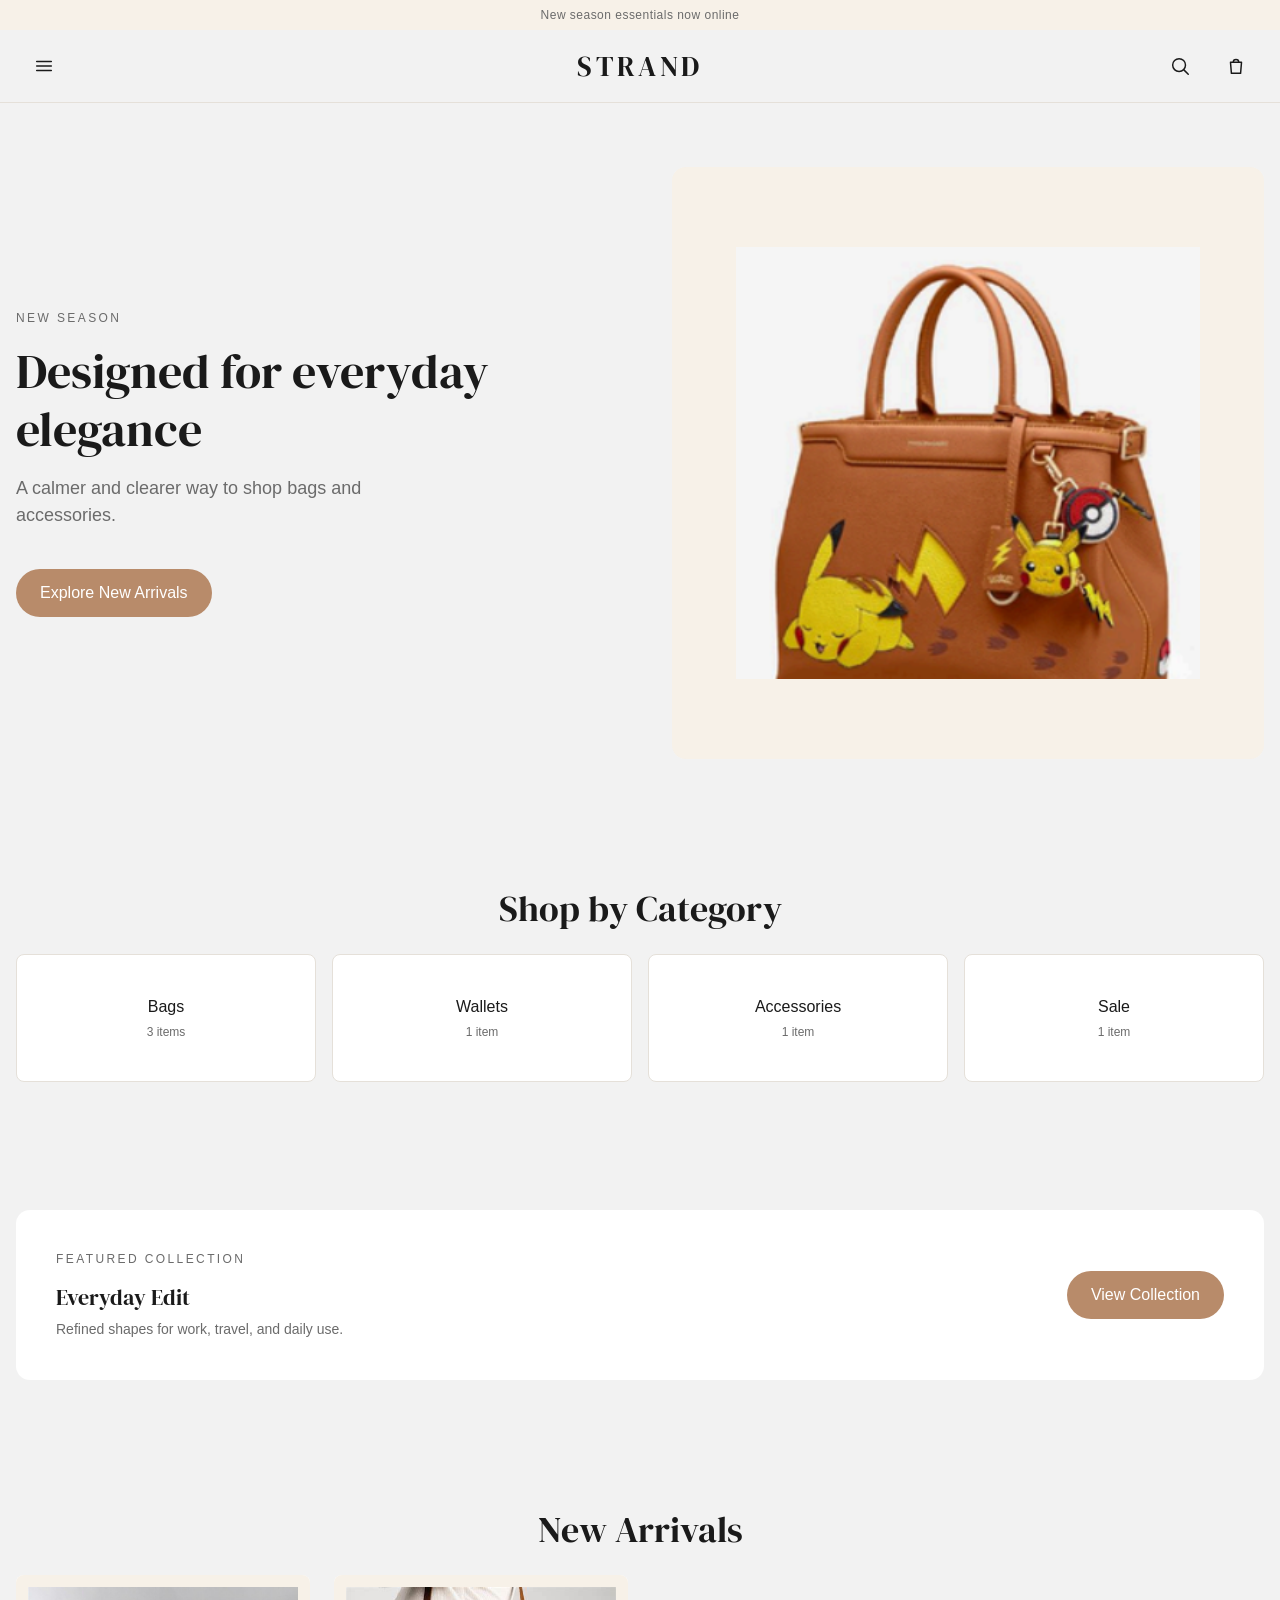
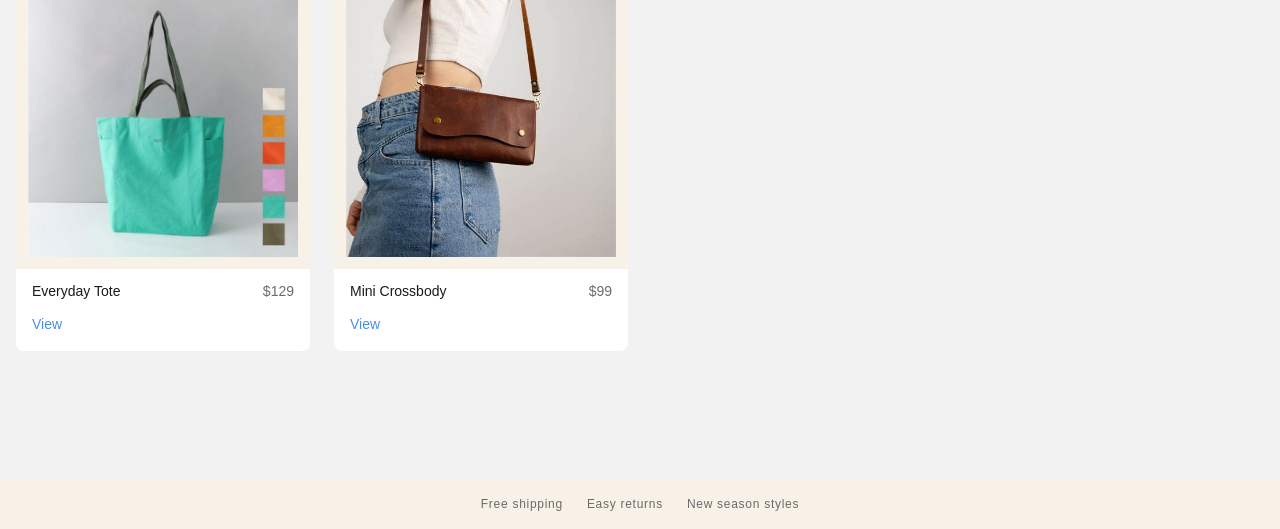
<file: index.html>
<!doctype html>
<html lang="en">
<head>
  <meta charset="utf-8">
  <meta name="viewport" content="width=device-width, initial-scale=1">
  <title>STRAND — Designed for everyday elegance</title>
  <meta name="description" content="A calmer and clearer way to shop bags and accessories.">

  <link rel="preconnect" href="https://fonts.googleapis.com">
  <link rel="preconnect" href="https://fonts.gstatic.com" crossorigin>
  <link rel="stylesheet" media="print" onload="this.media='all'"
        href="https://fonts.googleapis.com/css2?family=DM+Serif+Display&display=swap">
  <noscript>
    <link rel="stylesheet"
          href="https://fonts.googleapis.com/css2?family=DM+Serif+Display&display=swap">
  </noscript>

  <link rel="icon" href="assets/img/favicon.svg" type="image/svg+xml">
  <link rel="stylesheet" href="assets/css/tokens.css">
  <link rel="stylesheet" href="assets/css/base.css">
  <link rel="stylesheet" href="assets/css/components.css">
  <link rel="stylesheet" href="assets/css/pages.css">
</head>
<body>
  <div data-slot="header"></div>

  <main>
    <section class="container home-hero">
      <div class="home-hero__copy">
        <div class="home-hero__eyebrow">NEW SEASON</div>
        <h1 class="home-hero__title">Designed for everyday elegance</h1>
        <p class="home-hero__sub">
          A calmer and clearer way to shop bags and accessories.
        </p>
        <a class="btn btn--primary btn--pill" href="search.html">Explore New Arrivals</a>
      </div>
      <div class="home-hero__media">
        <img src="assets/img/pokemon-tote-hero.png" alt="Featured limited edition tote">
      </div>
    </section>

    <section class="container section">
      <h2 class="section__title">Shop by Category</h2>
      <div class="category-grid" data-slot="categories"></div>
    </section>

    <section class="container section">
      <div class="featured-edit">
        <div>
          <div class="home-hero__eyebrow">FEATURED COLLECTION</div>
          <h3 class="featured-edit__title">Everyday Edit</h3>
          <p class="featured-edit__sub">
            Refined shapes for work, travel, and daily use.
          </p>
        </div>
        <a class="btn btn--primary btn--pill" href="search.html?cat=bags">View Collection</a>
      </div>
    </section>

    <section class="container section">
      <h2 class="section__title">New Arrivals</h2>
      <div class="product-grid" data-slot="new-arrivals"></div>
    </section>
  </main>

  <div data-slot="footer"></div>

  <script src="assets/js/data.js"></script>
  <script src="assets/js/cart.js"></script>
  <script src="assets/js/app.js"></script>
  <script src="assets/js/home.js"></script>
</body>
</html>
</file>
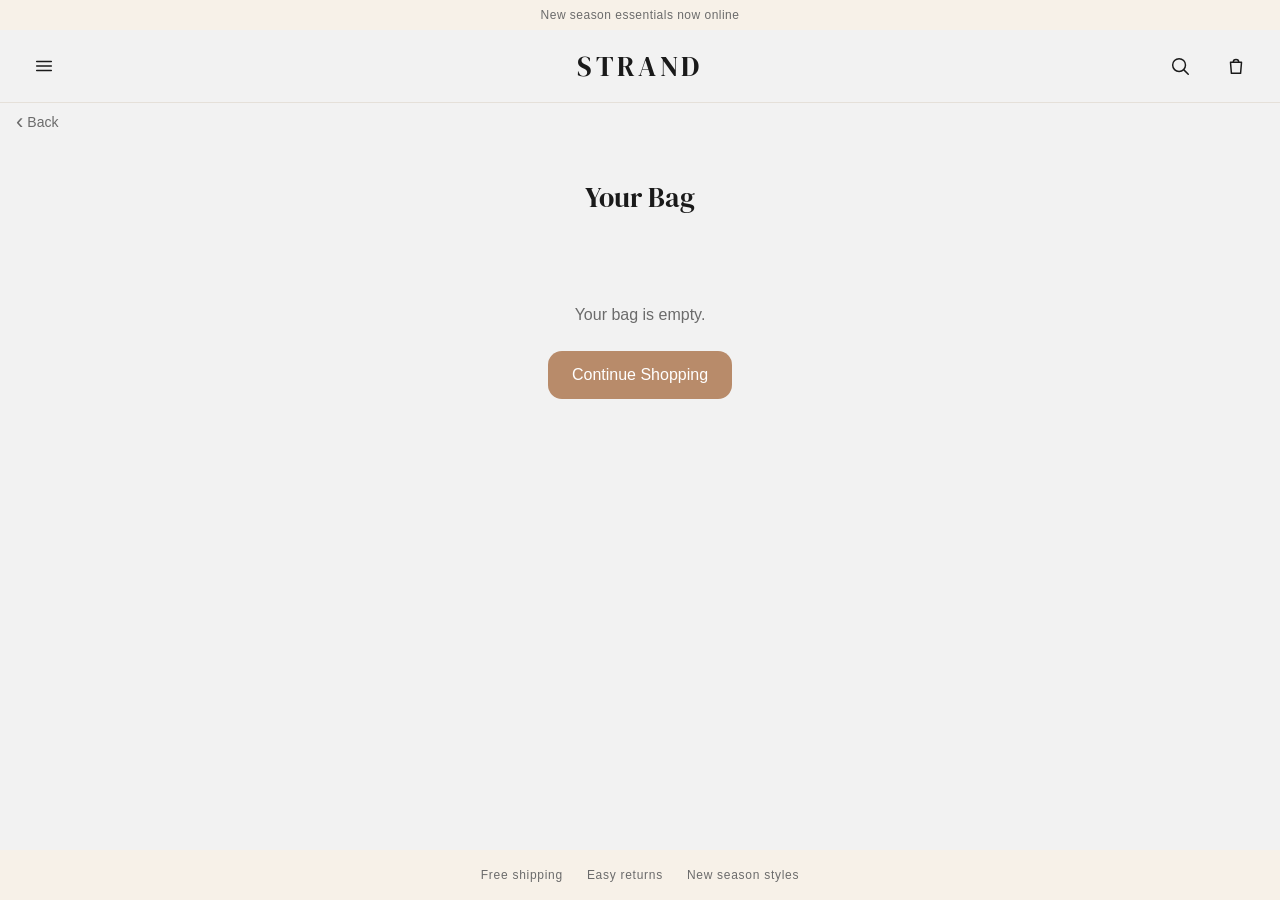
<file: cart.html>
<!doctype html>
<html lang="en">
<head>
  <meta charset="utf-8">
  <meta name="viewport" content="width=device-width, initial-scale=1">
  <title>Your Bag — STRAND</title>
  <link rel="preconnect" href="https://fonts.googleapis.com">
  <link rel="preconnect" href="https://fonts.gstatic.com" crossorigin>
  <link rel="stylesheet" media="print" onload="this.media='all'"
        href="https://fonts.googleapis.com/css2?family=DM+Serif+Display&display=swap">
  <noscript>
    <link rel="stylesheet"
          href="https://fonts.googleapis.com/css2?family=DM+Serif+Display&display=swap">
  </noscript>
  <link rel="icon" href="assets/img/favicon.svg" type="image/svg+xml">
  <link rel="stylesheet" href="assets/css/tokens.css">
  <link rel="stylesheet" href="assets/css/base.css">
  <link rel="stylesheet" href="assets/css/components.css">
  <link rel="stylesheet" href="assets/css/pages.css">
</head>
<body>
  <div data-slot="header"></div>

  <main class="container">
    <a class="back-link" href="search.html">Back</a>
    <section class="cart-page">
      <h1 class="cart-page__title">Your Bag</h1>
      <div data-slot="cart"></div>
    </section>
  </main>

  <div data-slot="footer"></div>

  <script src="assets/js/data.js"></script>
  <script src="assets/js/cart.js"></script>
  <script src="assets/js/app.js"></script>
  <script src="assets/js/cart-page.js"></script>
</body>
</html>
</file>
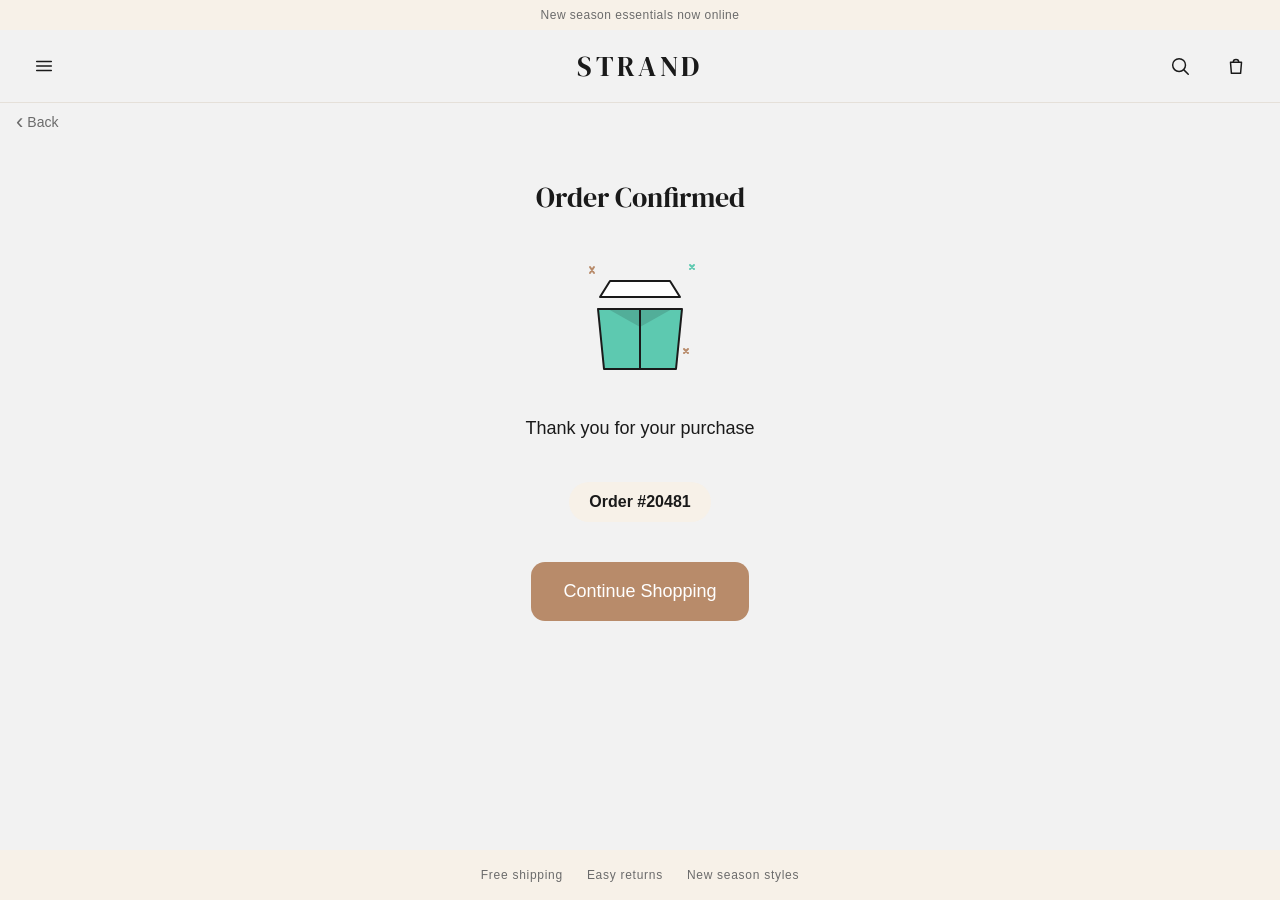
<file: confirm.html>
<!doctype html>
<html lang="en">
<head>
  <meta charset="utf-8">
  <meta name="viewport" content="width=device-width, initial-scale=1">
  <title>Order Confirmed — STRAND</title>
  <link rel="preconnect" href="https://fonts.googleapis.com">
  <link rel="preconnect" href="https://fonts.gstatic.com" crossorigin>
  <link rel="stylesheet" media="print" onload="this.media='all'"
        href="https://fonts.googleapis.com/css2?family=DM+Serif+Display&display=swap">
  <noscript>
    <link rel="stylesheet"
          href="https://fonts.googleapis.com/css2?family=DM+Serif+Display&display=swap">
  </noscript>
  <link rel="icon" href="assets/img/favicon.svg" type="image/svg+xml">
  <link rel="stylesheet" href="assets/css/tokens.css">
  <link rel="stylesheet" href="assets/css/base.css">
  <link rel="stylesheet" href="assets/css/components.css">
  <link rel="stylesheet" href="assets/css/pages.css">
</head>
<body>
  <div data-slot="header"></div>

  <main class="container">
    <a class="back-link" href="index.html">Back</a>
    <section class="confirm-page">
      <h1 class="confirm-page__title">Order Confirmed</h1>

      <div class="confirm-illustration" aria-hidden="true">
        <!-- Inline SVG: open gift box matching A2 mock -->
        <svg viewBox="0 0 160 160" fill="none" stroke="#1A1A1A" stroke-width="2" stroke-linejoin="round" stroke-linecap="round" width="160" height="160">
          <!-- Sparkle accents -->
          <path d="M30 28 L34 34 M34 28 L30 34" stroke="#B88B6A"/>
          <path d="M130 26 L134 30 M134 26 L130 30" stroke="#5DC9B0"/>
          <path d="M124 110 L128 114 M128 110 L124 114" stroke="#B88B6A"/>
          <!-- Lid (open, tilted) -->
          <polygon points="40,58 120,58 110,42 50,42" fill="#FFFFFF"/>
          <!-- Box body -->
          <polygon points="38,70 122,70 116,130 44,130" fill="#5DC9B0"/>
          <!-- Inner shadow -->
          <polygon points="48,70 112,70 80,88" fill="#1A1A1A" fill-opacity="0.15" stroke="none"/>
          <!-- Ribbon vertical -->
          <line x1="80" y1="70" x2="80" y2="130" stroke="#1A1A1A"/>
        </svg>
      </div>

      <p class="confirm-page__thanks">Thank you for your purchase</p>
      <div class="confirm-page__order" data-slot="order-no">Order #20481</div>
      <div>
        <a class="btn btn--primary btn--lg" href="index.html">Continue Shopping</a>
      </div>
    </section>
  </main>

  <div data-slot="footer"></div>

  <script src="assets/js/data.js"></script>
  <script src="assets/js/cart.js"></script>
  <script src="assets/js/app.js"></script>
  <script src="assets/js/confirm.js"></script>
</body>
</html>
</file>
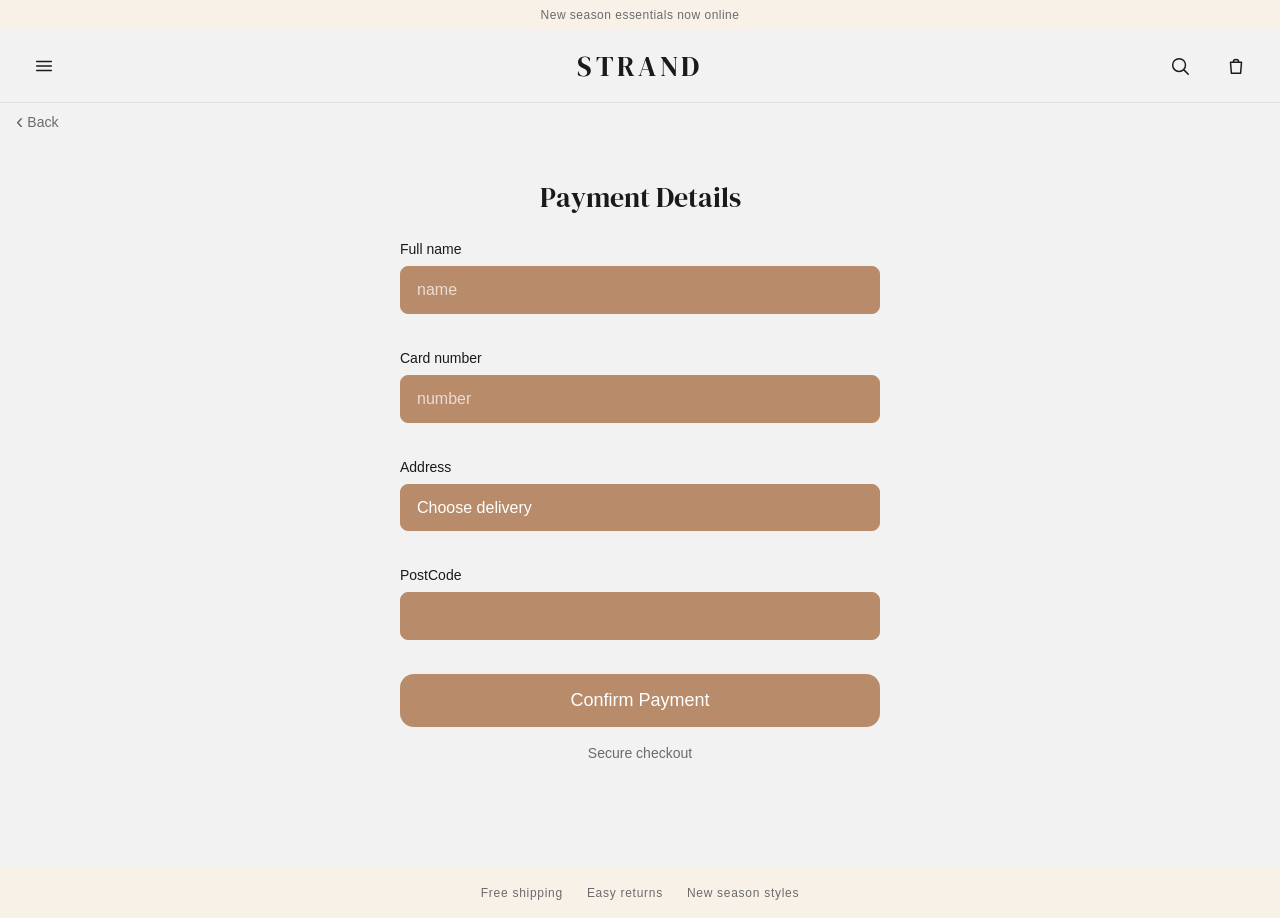
<file: payment.html>
<!doctype html>
<html lang="en">
<head>
  <meta charset="utf-8">
  <meta name="viewport" content="width=device-width, initial-scale=1">
  <title>Payment Details — STRAND</title>
  <link rel="preconnect" href="https://fonts.googleapis.com">
  <link rel="preconnect" href="https://fonts.gstatic.com" crossorigin>
  <link rel="stylesheet" media="print" onload="this.media='all'"
        href="https://fonts.googleapis.com/css2?family=DM+Serif+Display&display=swap">
  <noscript>
    <link rel="stylesheet"
          href="https://fonts.googleapis.com/css2?family=DM+Serif+Display&display=swap">
  </noscript>
  <link rel="icon" href="assets/img/favicon.svg" type="image/svg+xml">
  <link rel="stylesheet" href="assets/css/tokens.css">
  <link rel="stylesheet" href="assets/css/base.css">
  <link rel="stylesheet" href="assets/css/components.css">
  <link rel="stylesheet" href="assets/css/pages.css">
</head>
<body>
  <div data-slot="header"></div>

  <main class="container">
    <a class="back-link" href="cart.html">Back</a>
    <section class="payment-page">
      <h1 class="payment-page__title">Payment Details</h1>
      <form data-slot="payment-form" novalidate>
        <div class="field">
          <label class="field__label" for="fullName">Full name</label>
          <input class="field__input" id="fullName" name="fullName"
                 type="text" placeholder="name" autocomplete="name">
          <span class="field__error" aria-live="polite"></span>
        </div>

        <div class="field">
          <label class="field__label" for="cardNumber">Card number</label>
          <input class="field__input" id="cardNumber" name="cardNumber"
                 type="text" inputmode="numeric" placeholder="number"
                 autocomplete="cc-number">
          <span class="field__error" aria-live="polite"></span>
        </div>

        <div class="field">
          <label class="field__label" for="address">Address</label>
          <select class="field__select" id="address" name="address" autocomplete="shipping">
            <option value="" disabled selected>Choose delivery</option>
            <option value="Jne Express">Jne Express</option>
            <option value="Standard Post">Standard Post (3–5 days)</option>
            <option value="Express Post">Express Post (1–2 days)</option>
            <option value="Click &amp; Collect">Click &amp; Collect</option>
          </select>
          <span class="field__error" aria-live="polite"></span>
        </div>

        <div class="field">
          <label class="field__label" for="postCode">PostCode</label>
          <input class="field__input" id="postCode" name="postCode"
                 type="text" inputmode="numeric" maxlength="4"
                 autocomplete="postal-code">
          <span class="field__error" aria-live="polite"></span>
        </div>

        <button class="btn btn--primary btn--block btn--lg" type="submit">
          Confirm Payment
        </button>
        <p class="payment-page__secure">Secure checkout</p>
      </form>
    </section>
  </main>

  <div data-slot="footer"></div>

  <script src="assets/js/data.js"></script>
  <script src="assets/js/cart.js"></script>
  <script src="assets/js/app.js"></script>
  <script src="assets/js/payment.js"></script>
</body>
</html>
</file>
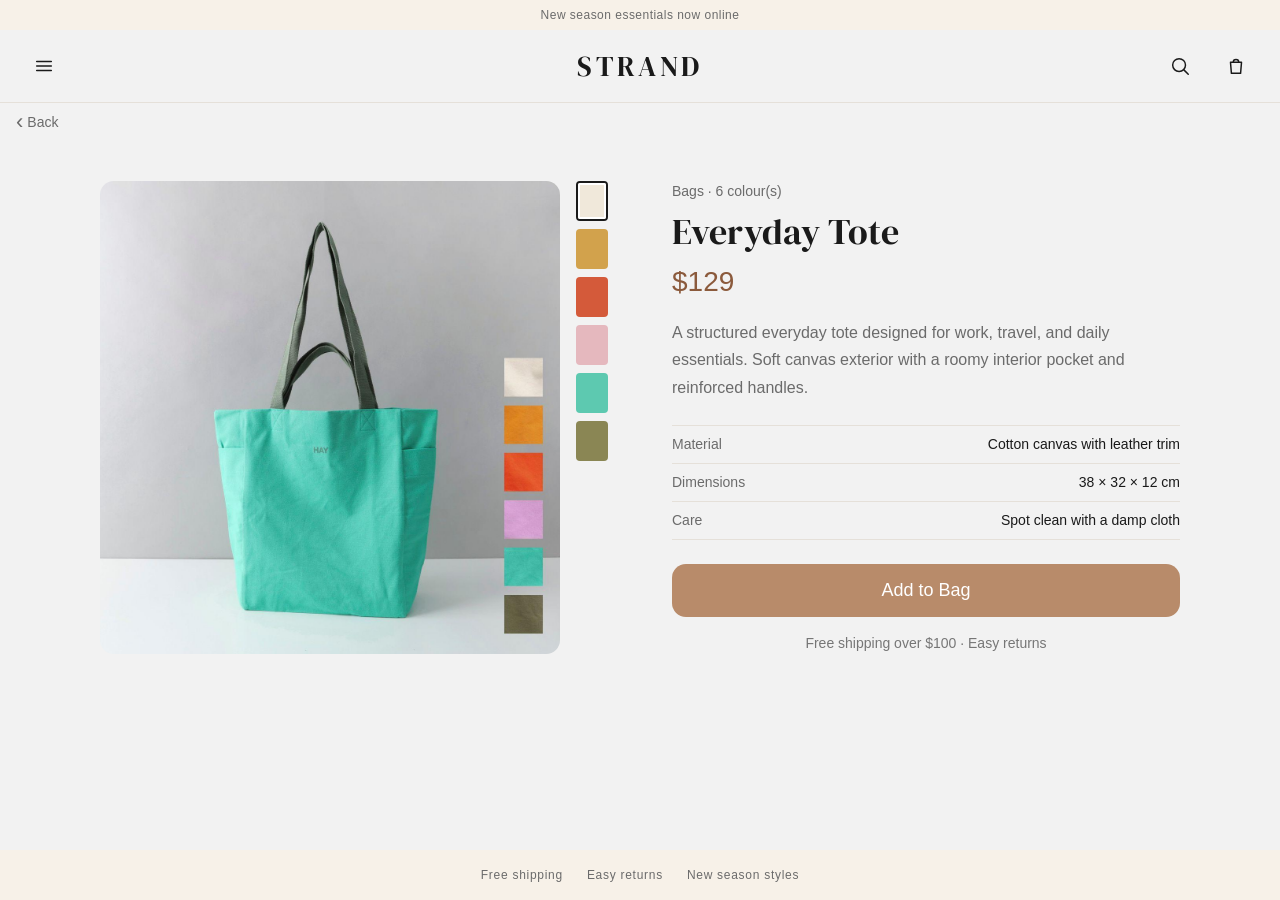
<file: product.html>
<!doctype html>
<html lang="en">
<head>
  <meta charset="utf-8">
  <meta name="viewport" content="width=device-width, initial-scale=1">
  <title>Product Details — STRAND</title>
  <link rel="preconnect" href="https://fonts.googleapis.com">
  <link rel="preconnect" href="https://fonts.gstatic.com" crossorigin>
  <link rel="stylesheet" media="print" onload="this.media='all'"
        href="https://fonts.googleapis.com/css2?family=DM+Serif+Display&display=swap">
  <noscript>
    <link rel="stylesheet"
          href="https://fonts.googleapis.com/css2?family=DM+Serif+Display&display=swap">
  </noscript>
  <link rel="icon" href="assets/img/favicon.svg" type="image/svg+xml">
  <link rel="stylesheet" href="assets/css/tokens.css">
  <link rel="stylesheet" href="assets/css/base.css">
  <link rel="stylesheet" href="assets/css/components.css">
  <link rel="stylesheet" href="assets/css/pages.css">
</head>
<body>
  <div data-slot="header"></div>

  <main class="container">
    <a class="back-link" href="search.html">Back</a>
    <section class="product-page" data-slot="product"></section>
  </main>

  <div data-slot="footer"></div>

  <script src="assets/js/data.js"></script>
  <script src="assets/js/cart.js"></script>
  <script src="assets/js/app.js"></script>
  <script src="assets/js/product.js"></script>
</body>
</html>
</file>
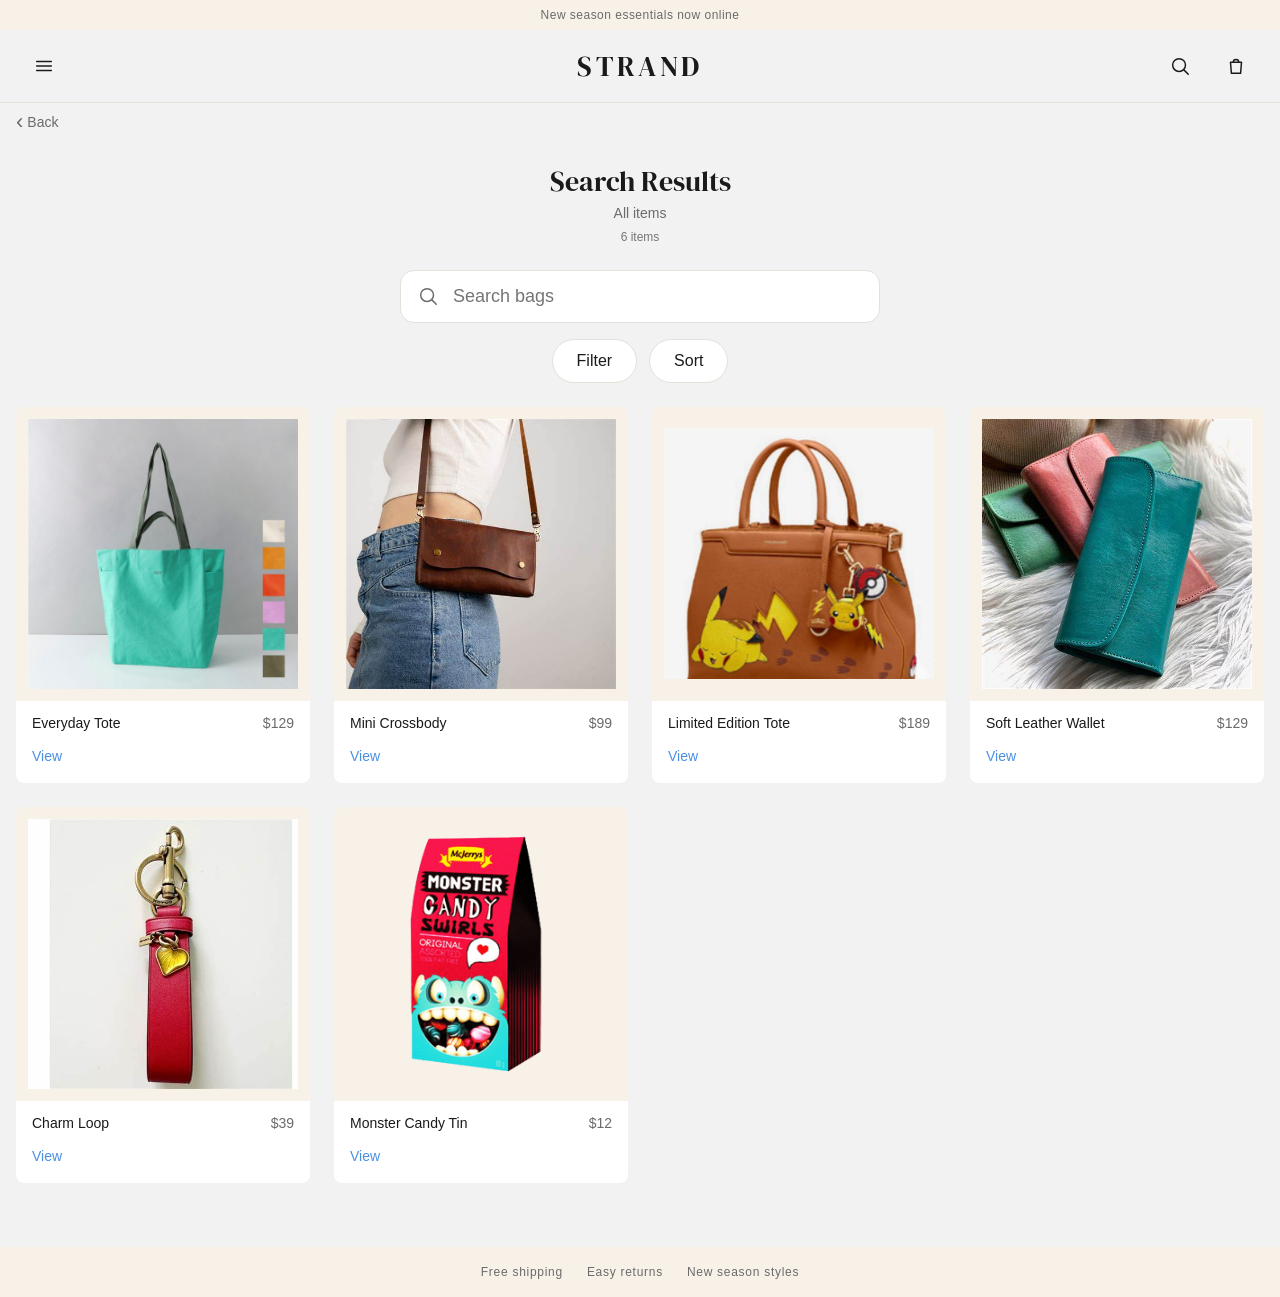
<file: search.html>
<!doctype html>
<html lang="en">
<head>
  <meta charset="utf-8">
  <meta name="viewport" content="width=device-width, initial-scale=1">
  <title>Search Results — STRAND</title>
  <link rel="preconnect" href="https://fonts.googleapis.com">
  <link rel="preconnect" href="https://fonts.gstatic.com" crossorigin>
  <link rel="stylesheet" media="print" onload="this.media='all'"
        href="https://fonts.googleapis.com/css2?family=DM+Serif+Display&display=swap">
  <noscript>
    <link rel="stylesheet"
          href="https://fonts.googleapis.com/css2?family=DM+Serif+Display&display=swap">
  </noscript>
  <link rel="icon" href="assets/img/favicon.svg" type="image/svg+xml">
  <link rel="stylesheet" href="assets/css/tokens.css">
  <link rel="stylesheet" href="assets/css/base.css">
  <link rel="stylesheet" href="assets/css/components.css">
  <link rel="stylesheet" href="assets/css/pages.css">
</head>
<body>
  <div data-slot="header"></div>

  <main class="container">
    <a class="back-link" href="index.html">Back</a>

    <header class="search-header">
      <h1 class="search-header__title">Search Results</h1>
      <p class="search-header__sub" data-slot="search-sub">All items</p>
      <p class="search-header__count" data-slot="search-count">0 items</p>
    </header>

    <label class="search-bar" for="search-input">
      <svg viewBox="0 0 24 24" fill="none" stroke="currentColor"
           stroke-width="1.6" stroke-linecap="round" aria-hidden="true">
        <circle cx="11" cy="11" r="7"/>
        <line x1="16.5" y1="16.5" x2="21" y2="21"/>
      </svg>
      <input id="search-input" type="search" placeholder="Search bags"
             data-search-input autocomplete="off">
    </label>

    <div class="search-controls">
      <button class="btn btn--secondary btn--pill" type="button" data-filter>Filter</button>
      <button class="btn btn--secondary btn--pill" type="button" data-sort>Sort</button>
    </div>

    <section class="product-grid" data-slot="search-results"></section>
  </main>

  <div data-slot="footer"></div>

  <script src="assets/js/data.js"></script>
  <script src="assets/js/cart.js"></script>
  <script src="assets/js/app.js"></script>
  <script src="assets/js/search.js"></script>
</body>
</html>
</file>
<file: assets/css/tokens.css>
/* ============================================
   STRAND Design Tokens
   Brand: Strandbags Redesign (INFO20005 A3)
   ============================================ */

:root {
  /* ---------- Brand colors ---------- */
  --brown-primary:    #B88B6A;   /* CTA buttons, brand accent */
  --brown-deep:       #8B5A3C;   /* hover / pressed */
  --brown-soft:       #D9B89B;   /* soft accent */

  --mint-accent:      #5DC9B0;   /* product color (Everyday Tote) */
  --link-blue:        #4A90E2;   /* View / hyperlink */
  --danger-red:       #D14F4F;   /* remove button */

  /* ---------- Neutrals ---------- */
  --bg-page:          #F2F2F2;   /* page background */
  --bg-card:          #FFFFFF;   /* card surface */
  --bg-warm:          #F7F1E8;   /* warm beige (cart rows / banners) */
  --border-subtle:    #E5E0D9;   /* divider */
  --text-primary:     #1A1A1A;
  --text-secondary:   #6B6B6B;
  --text-muted:       #767676;   /* bumped from #9A9A9A: 4.6:1 on #F2F2F2, WCAG AA pass */
  --text-inverse:     #FFFFFF;

  /* ---------- Type ---------- */
  --font-heading: "DM Serif Display", "Times New Roman", serif;
  --font-body:    -apple-system, BlinkMacSystemFont, "Segoe UI", "Helvetica Neue",
                  "PingFang SC", "Microsoft YaHei", Arial, sans-serif;

  --fs-xs:   12px;
  --fs-sm:   14px;
  --fs-base: 16px;
  --fs-md:   18px;
  --fs-lg:   22px;
  --fs-xl:   28px;
  --fs-2xl:  36px;
  --fs-3xl:  48px;

  --lh-tight: 1.2;
  --lh-base:  1.5;
  --lh-loose: 1.7;

  /* ---------- Spacing ---------- */
  --space-2xs: 4px;
  --space-xs:  8px;
  --space-sm:  12px;
  --space-md:  16px;
  --space-lg:  24px;
  --space-xl:  40px;
  --space-2xl: 64px;
  --space-3xl: 96px;

  /* ---------- Radii ---------- */
  --radius-sm:  4px;
  --radius-md:  8px;
  --radius-lg:  14px;
  --radius-xl:  24px;
  --radius-pill: 999px;

  /* ---------- Shadows ---------- */
  --shadow-sm:  0 1px 2px rgba(0, 0, 0, 0.04);
  --shadow-md:  0 4px 12px rgba(0, 0, 0, 0.06);
  --shadow-lg:  0 12px 28px rgba(0, 0, 0, 0.08);

  /* ---------- Layout ---------- */
  --container-desktop: 1280px;
  --header-h-desktop:  72px;
  --header-h-mobile:   56px;

  /* ---------- Motion ---------- */
  --ease-out:  cubic-bezier(0.2, 0.7, 0.2, 1);
  --dur-fast:  120ms;
  --dur-base:  200ms;
  --dur-slow:  320ms;
}
</file>
<file: assets/css/base.css>
/* ============================================
   Reset + Base typography
   ============================================ */

*,
*::before,
*::after {
  box-sizing: border-box;
}

html {
  -webkit-text-size-adjust: 100%;
  scroll-behavior: smooth;
}

/* Respect users who asked the OS to reduce motion. */
@media (prefers-reduced-motion: reduce) {
  html { scroll-behavior: auto; }
  *, *::before, *::after {
    animation-duration: 0.01ms !important;
    animation-iteration-count: 1 !important;
    transition-duration: 0.01ms !important;
  }
}

/* Visible focus ring for keyboard navigation. */
:focus-visible {
  outline: 2px solid var(--brown-deep);
  outline-offset: 2px;
}

body {
  margin: 0;
  font-family: var(--font-body);
  font-size: var(--fs-base);
  line-height: var(--lh-base);
  color: var(--text-primary);
  background-color: var(--bg-page);
  min-height: 100vh;
  display: flex;
  flex-direction: column;
}

main {
  flex: 1;
}

img,
picture,
svg {
  max-width: 100%;
  display: block;
}

button {
  font-family: inherit;
  font-size: inherit;
  cursor: pointer;
  border: none;
  background: none;
  color: inherit;
}

a {
  color: inherit;
  text-decoration: none;
}

input,
select,
textarea {
  font-family: inherit;
  font-size: inherit;
}

h1, h2, h3, h4 {
  font-family: var(--font-heading);
  font-weight: 400;
  line-height: var(--lh-tight);
  margin: 0;
}

p {
  margin: 0;
}

ul, ol {
  margin: 0;
  padding: 0;
  list-style: none;
}

/* ---------- Utility ---------- */

.container {
  width: 100%;
  max-width: var(--container-desktop);
  margin-inline: auto;
  padding-inline: var(--space-md);
}

.sr-only {
  position: absolute;
  width: 1px;
  height: 1px;
  padding: 0;
  margin: -1px;
  overflow: hidden;
  clip: rect(0, 0, 0, 0);
  white-space: nowrap;
  border: 0;
}

.visually-hidden-mobile {
  /* hidden on mobile, shown on desktop */
}
@media (max-width: 768px) {
  .visually-hidden-mobile { display: none; }
}

.hidden-desktop {
  display: none;
}
@media (max-width: 768px) {
  .hidden-desktop { display: initial; }
}
</file>
<file: assets/css/components.css>
/* ============================================
   Reusable components: header, footer, buttons,
   product cards, forms, badges.
   ============================================ */

/* ---------- Top promo strip ---------- */
.promo-strip {
  background: var(--bg-warm);
  color: var(--text-secondary);
  text-align: center;
  font-size: var(--fs-xs);
  padding: 6px var(--space-md);
  letter-spacing: 0.04em;
}

/* ---------- Site header ---------- */
.site-header {
  background: var(--bg-page);
  border-bottom: 1px solid var(--border-subtle);
  position: sticky;
  top: 0;
  z-index: 50;
}

.site-header__inner {
  height: var(--header-h-desktop);
  display: grid;
  grid-template-columns: 1fr auto 1fr;
  align-items: center;
  max-width: var(--container-desktop);
  margin-inline: auto;
  padding-inline: var(--space-lg);
}

.site-header__left,
.site-header__right {
  display: flex;
  align-items: center;
  gap: var(--space-md);
}

.site-header__right {
  justify-content: flex-end;
}

.site-header__brand {
  font-family: var(--font-heading);
  font-size: var(--fs-xl);
  letter-spacing: 0.12em;
  text-align: center;
}

.icon-btn {
  width: 40px;
  height: 40px;
  border-radius: var(--radius-pill);
  display: inline-flex;
  align-items: center;
  justify-content: center;
  transition: background var(--dur-fast) var(--ease-out);
  position: relative;
}
.icon-btn:hover {
  background: var(--bg-warm);
}
.icon-btn svg {
  width: 22px;
  height: 22px;
}

.cart-badge {
  position: absolute;
  top: 4px;
  right: 4px;
  min-width: 18px;
  height: 18px;
  border-radius: var(--radius-pill);
  background: var(--brown-primary);
  color: var(--text-inverse);
  font-size: 11px;
  font-weight: 600;
  display: none;
  align-items: center;
  justify-content: center;
  padding: 0 5px;
}
.cart-badge.is-visible {
  display: inline-flex;
}

@keyframes badge-pop {
  0%   { transform: scale(1);   }
  40%  { transform: scale(1.3); }
  100% { transform: scale(1);   }
}
.cart-badge.is-bumped {
  animation: badge-pop 280ms var(--ease-out);
}

@media (max-width: 768px) {
  .site-header__inner {
    height: var(--header-h-mobile);
    padding-inline: var(--space-md);
  }
  .site-header__brand {
    font-size: var(--fs-lg);
  }
}

/* ---------- Buttons ---------- */
.btn {
  display: inline-flex;
  align-items: center;
  justify-content: center;
  gap: var(--space-xs);
  padding: 12px 24px;
  border-radius: var(--radius-lg);
  font-weight: 500;
  font-size: var(--fs-base);
  transition: background var(--dur-fast) var(--ease-out),
              transform var(--dur-fast) var(--ease-out);
  text-align: center;
  min-height: 44px;
}
.btn:active {
  transform: scale(0.98);
}

.btn--primary {
  background: var(--brown-primary);
  color: var(--text-inverse);
}
.btn--primary:hover {
  background: var(--brown-deep);
}

/* Confirmed state after "Add to Bag" — brief deep-brown pulse. */
.btn--added {
  background: var(--mint-accent);
  color: var(--text-inverse);
}
.btn--added:hover {
  background: var(--mint-accent);
}

.btn--secondary {
  background: var(--bg-card);
  color: var(--text-primary);
  border: 1px solid var(--border-subtle);
}
.btn--secondary:hover {
  background: var(--bg-warm);
}

.btn--ghost {
  background: transparent;
  color: var(--brown-primary);
  padding: var(--space-xs) var(--space-md);
  min-height: auto;
}

.btn--block {
  width: 100%;
}

.btn--pill {
  border-radius: var(--radius-pill);
}

.btn--lg {
  padding: 16px 32px;
  font-size: var(--fs-md);
}

/* ---------- Back link ---------- */
.back-link {
  display: inline-flex;
  align-items: center;
  gap: 4px;
  color: var(--text-secondary);
  font-size: var(--fs-sm);
  padding: var(--space-xs) 0;
}
.back-link:hover {
  color: var(--text-primary);
}
.back-link::before {
  content: "‹";
  font-size: var(--fs-lg);
  line-height: 1;
}

/* ---------- Product card ---------- */
.product-card {
  background: var(--bg-card);
  border-radius: var(--radius-md);
  overflow: hidden;
  transition: box-shadow var(--dur-base) var(--ease-out),
              transform var(--dur-base) var(--ease-out);
  display: flex;
  flex-direction: column;
}
.product-card:hover {
  box-shadow: var(--shadow-md);
  transform: translateY(-2px);
}

.product-card__media {
  aspect-ratio: 1 / 1;
  background: var(--bg-warm);
  overflow: hidden;
  position: relative;
}
.product-card__media img {
  width: 100%;
  height: 100%;
  object-fit: contain;             /* show the full product, never crop */
  padding: var(--space-sm);        /* breathing room around the product */
  transition: transform var(--dur-slow) var(--ease-out);
}
.product-card:hover .product-card__media img {
  transform: scale(1.04);
}

.product-card__body {
  padding: var(--space-sm) var(--space-md) var(--space-md);
  display: flex;
  flex-direction: column;
  gap: 4px;
}

.product-card__row {
  display: flex;
  align-items: baseline;
  justify-content: space-between;
  gap: var(--space-xs);
}

.product-card__name {
  font-size: var(--fs-sm);
  font-weight: 500;
}
.product-card__price {
  font-size: var(--fs-sm);
  color: var(--text-secondary);
}

.product-card__cta {
  color: var(--link-blue);
  font-size: var(--fs-sm);
  margin-top: var(--space-xs);
  align-self: flex-start;
}
.product-card__cta:hover {
  text-decoration: underline;
}

/* ---------- Category tile ---------- */
.cat-tile {
  background: var(--bg-card);
  border: 1px solid var(--border-subtle);
  border-radius: var(--radius-md);
  padding: var(--space-xl) var(--space-md);
  text-align: center;
  font-weight: 500;
  font-size: var(--fs-base);
  transition: all var(--dur-base) var(--ease-out);
  display: block;
}
.cat-tile:hover {
  background: var(--bg-warm);
  border-color: var(--brown-soft);
  transform: translateY(-1px);
}
.cat-tile__count {
  display: block;
  font-size: var(--fs-xs);
  color: var(--text-secondary);
  margin-top: 4px;
}

/* ---------- Form fields ---------- */
.field {
  display: flex;
  flex-direction: column;
  gap: 6px;
  margin-bottom: var(--space-md);
}

.field__label {
  font-size: var(--fs-sm);
  font-weight: 500;
  color: var(--text-primary);
}

.field__input,
.field__select {
  width: 100%;
  background: var(--brown-primary);
  color: var(--text-inverse);
  border: 1px solid var(--brown-primary);
  border-radius: var(--radius-md);
  padding: 14px 16px;
  font-size: var(--fs-base);
  transition: border-color var(--dur-fast) var(--ease-out),
              box-shadow var(--dur-fast) var(--ease-out);
  appearance: none;
}
.field__input::placeholder {
  color: rgba(255, 255, 255, 0.7);
}
.field__input:focus,
.field__select:focus {
  outline: none;
  border-color: var(--brown-deep);
  box-shadow: 0 0 0 3px rgba(184, 139, 106, 0.25);
}

.field__select {
  background-image:
    linear-gradient(var(--brown-primary), var(--brown-primary)),
    url("data:image/svg+xml,%3Csvg xmlns='http://www.w3.org/2000/svg' width='12' height='8' viewBox='0 0 12 8'%3E%3Cpath fill='white' d='M6 8 0 0h12z'/%3E%3C/svg%3E");
  background-repeat: no-repeat;
  background-position: right 16px center;
  background-size: auto, 12px 8px;
  padding-right: 40px;
}

.field--invalid .field__input,
.field--invalid .field__select {
  border-color: var(--danger-red);
  box-shadow: 0 0 0 3px rgba(209, 79, 79, 0.18);
}

.field__error {
  color: var(--danger-red);
  font-size: var(--fs-xs);
  min-height: 1em;
}

/* ---------- Footer ---------- */
.site-footer {
  background: var(--bg-warm);
  text-align: center;
  font-size: var(--fs-xs);
  color: var(--text-secondary);
  padding: var(--space-md);
  letter-spacing: 0.06em;
  margin-top: var(--space-2xl);
}
.site-footer__pills {
  display: inline-flex;
  gap: var(--space-lg);
  flex-wrap: wrap;
  justify-content: center;
}

/* ---------- Toast / inline alert ---------- */
.toast {
  position: fixed;
  bottom: 24px;
  left: 50%;
  transform: translateX(-50%) translateY(20px);
  background: var(--text-primary);
  color: var(--text-inverse);
  padding: 12px 20px;
  border-radius: var(--radius-pill);
  font-size: var(--fs-sm);
  box-shadow: var(--shadow-lg);
  opacity: 0;
  transition: opacity var(--dur-base) var(--ease-out),
              transform var(--dur-base) var(--ease-out);
  z-index: 100;
  pointer-events: none;
}
.toast.is-visible {
  opacity: 1;
  transform: translateX(-50%) translateY(0);
}
</file>
<file: assets/css/pages.css>
/* ============================================
   Page-specific layouts
   ============================================ */

/* ============ HOME ============ */
.home-hero {
  display: grid;
  grid-template-columns: 1fr 1fr;
  gap: var(--space-2xl);
  align-items: center;
  padding-block: var(--space-2xl);
}

.home-hero__eyebrow {
  font-size: var(--fs-xs);
  letter-spacing: 0.2em;
  color: var(--text-secondary);
  margin-bottom: var(--space-md);
}
.home-hero__title {
  font-size: var(--fs-3xl);
  margin-bottom: var(--space-md);
}
.home-hero__sub {
  font-size: var(--fs-md);
  color: var(--text-secondary);
  margin-bottom: var(--space-xl);
  max-width: 36ch;
}
.home-hero__media {
  aspect-ratio: 1 / 1;             /* match the actual product image ratio (~1:1) so it fills well */
  background: var(--bg-warm);
  border-radius: var(--radius-lg);
  overflow: hidden;
}
.home-hero__media img {
  width: 100%;
  height: 100%;
  object-fit: contain;             /* show the full hero product image, never crop */
  padding: var(--space-2xl);       /* generous breathing room so the bag sits comfortably */
}

.section {
  padding-block: var(--space-2xl);
}
.section__title {
  text-align: center;
  font-size: var(--fs-2xl);        /* bumped from --fs-xl (28px) to --fs-2xl (36px) for stronger hierarchy */
  margin-bottom: var(--space-lg);
}
.section__eyebrow {
  text-align: center;
  font-size: var(--fs-xs);
  letter-spacing: 0.2em;
  color: var(--text-secondary);
  margin-bottom: var(--space-sm);
}

.category-grid {
  display: grid;
  grid-template-columns: repeat(4, 1fr);
  gap: var(--space-md);
}

.featured-edit {
  background: var(--bg-card);
  border-radius: var(--radius-lg);
  padding: var(--space-xl);
  display: grid;
  grid-template-columns: 1fr auto;
  gap: var(--space-lg);
  align-items: center;
}
.featured-edit__title {
  font-size: var(--fs-lg);
  margin-bottom: var(--space-xs);
}
.featured-edit__sub {
  color: var(--text-secondary);
  font-size: var(--fs-sm);
}

.product-grid {
  display: grid;
  grid-template-columns: repeat(4, 1fr);
  gap: var(--space-lg);
}

@media (max-width: 768px) {
  .home-hero {
    grid-template-columns: 1fr;
    gap: var(--space-lg);
    padding-block: var(--space-lg);
  }
  .home-hero__title { font-size: var(--fs-2xl); }
  .home-hero__sub   { font-size: var(--fs-base); }

  .category-grid {
    grid-template-columns: repeat(2, 1fr);
    gap: var(--space-sm);
  }
  .product-grid {
    grid-template-columns: repeat(2, 1fr);
    gap: var(--space-md);
  }
  .featured-edit {
    grid-template-columns: 1fr;
    padding: var(--space-md);
    text-align: center;
  }
  .section { padding-block: var(--space-xl); }
}

/* ============ SEARCH ============ */
.search-header {
  text-align: center;
  padding-block: var(--space-lg);
}
.search-header__title {
  font-size: var(--fs-xl);
  margin-bottom: 4px;
}
.search-header__sub {
  color: var(--text-secondary);
  font-size: var(--fs-sm);
}
.search-header__count {
  color: var(--text-muted);
  font-size: var(--fs-xs);
  margin-top: 4px;
}

.search-bar {
  display: flex;
  align-items: center;
  gap: var(--space-sm);
  background: var(--bg-card);
  border: 1px solid var(--border-subtle);
  border-radius: var(--radius-lg);
  padding: 14px var(--space-md);
  max-width: 480px;
  margin: 0 auto var(--space-md);
}
.search-bar input {
  flex: 1;
  border: none;
  background: transparent;
  font-size: var(--fs-md);
  outline: none;
}
.search-bar svg {
  width: 22px;
  height: 22px;
  color: var(--text-secondary);
}

.search-controls {
  display: flex;
  gap: var(--space-sm);
  justify-content: center;
  margin-bottom: var(--space-lg);
}

.search-empty {
  text-align: center;
  padding-block: var(--space-2xl);
  color: var(--text-secondary);
}

/* ============ PRODUCT ============ */
.product-page {
  display: grid;
  grid-template-columns: 1fr 1fr;        /* balanced columns so left/right whitespace matches */
  gap: var(--space-2xl);
  padding-block: var(--space-xl);
  max-width: 1080px;                     /* keep readable line length and centre the page */
  margin-inline: auto;
}
.product-gallery {
  display: flex;
  gap: var(--space-md);
}
.product-gallery__main {
  flex: 1;
  aspect-ratio: 1 / 1;
  background: var(--bg-warm);
  border-radius: var(--radius-lg);
  overflow: hidden;
}
.product-gallery__main img {
  width: 100%;
  height: 100%;
  object-fit: cover;
}
.product-gallery__swatches {
  display: flex;
  flex-direction: column;
  gap: var(--space-xs);
  width: 32px;
}
.swatch {
  width: 32px;
  height: 40px;
  border-radius: var(--radius-sm);
  border: 2px solid transparent;
  cursor: pointer;
  padding: 0;
  transition: transform var(--dur-fast) var(--ease-out);
}
.swatch:hover { transform: scale(1.05); }
.swatch.is-active {
  border-color: var(--text-primary);
  outline: 2px solid var(--bg-card);
  outline-offset: -4px;
}

.product-info__breadcrumb {
  color: var(--text-secondary);
  font-size: var(--fs-sm);
  margin-bottom: var(--space-xs);
}
.product-info__name {
  font-size: var(--fs-2xl);
  margin-bottom: var(--space-xs);
}
.product-info__price {
  font-size: var(--fs-xl);
  color: var(--brown-deep);
  margin-bottom: var(--space-md);
}
.product-info__desc {
  color: var(--text-secondary);
  margin-bottom: var(--space-lg);
  line-height: var(--lh-loose);
}
.product-info__meta {
  font-size: var(--fs-sm);
  color: var(--text-muted);
  margin-top: var(--space-md);
  text-align: center;
}

.product-specs {
  margin: 0 0 var(--space-lg);
  border-top: 1px solid var(--border-subtle);
}
.product-specs__row {
  display: flex;
  justify-content: space-between;
  gap: var(--space-md);
  padding: var(--space-xs) 0;
  border-bottom: 1px solid var(--border-subtle);
  font-size: var(--fs-sm);
}
.product-specs__row dt { color: var(--text-secondary); }
.product-specs__row dd { margin: 0; text-align: right; }

@media (max-width: 768px) {
  .product-page {
    grid-template-columns: 1fr;
    gap: var(--space-lg);
    padding-block: var(--space-md);
  }
  .product-info__name { font-size: var(--fs-xl); }
  .product-info__price { font-size: var(--fs-lg); }
}

/* ============ CART ============ */
.cart-page {
  max-width: 720px;
  margin-inline: auto;
  padding-block: var(--space-xl);
}
.cart-page__title {
  text-align: center;
  font-size: var(--fs-xl);
  margin-bottom: var(--space-lg);
}
.cart-list {
  display: flex;
  flex-direction: column;
  gap: var(--space-md);
  margin-bottom: var(--space-xl);
}
.cart-item {
  background: var(--bg-warm);
  border-radius: var(--radius-lg);
  padding: var(--space-md);
  display: grid;
  grid-template-columns: 120px 1fr;
  gap: var(--space-md);
  align-items: center;
}
.cart-item__media {
  aspect-ratio: 1 / 1;
  background: var(--bg-card);
  border-radius: var(--radius-md);
  overflow: hidden;
}
.cart-item__media img {
  width: 100%;
  height: 100%;
  object-fit: cover;
}
.cart-item__body {
  display: flex;
  flex-direction: column;
  gap: var(--space-xs);
}
.cart-item__name { font-weight: 500; }
.cart-item__price {
  font-size: var(--fs-md);
  color: var(--brown-deep);
}
.cart-item__qty {
  display: inline-flex;
  align-items: center;
  gap: var(--space-sm);
}
.qty-btn {
  width: 28px;
  height: 28px;
  border-radius: var(--radius-pill);
  border: 1px solid var(--border-subtle);
  background: var(--bg-card);
  font-size: var(--fs-md);
  line-height: 1;
}
.qty-btn:hover { background: var(--bg-page); }

.cart-item__remove {
  color: var(--danger-red);
  font-size: var(--fs-sm);
  background: none;
  align-self: flex-start;
  padding: 0;
}
.cart-item__remove:hover { text-decoration: underline; }

.cart-summary {
  text-align: left;                /* aligned with cart items per tutor feedback (5/26) */
  padding: var(--space-lg) 0;
}
.cart-summary__label {
  font-size: var(--fs-sm);
  color: var(--text-secondary);
  margin-bottom: var(--space-xs);
}
.cart-summary__total {
  font-size: var(--fs-md);
  margin-bottom: var(--space-md);
}
.cart-summary__total strong {
  font-weight: 600;
}

.cart-empty {
  text-align: center;
  padding-block: var(--space-2xl);
  color: var(--text-secondary);
}

@media (max-width: 768px) {
  .cart-item {
    grid-template-columns: 88px 1fr;
    gap: var(--space-md);
    padding: var(--space-md) var(--space-sm);
  }
  .cart-page__title { font-size: var(--fs-lg); }
  .cart-item__qty   { font-size: var(--fs-sm); }
  .cart-item__price { font-weight: 600; }  /* mobile visual hierarchy boost */
}

/* ============ PAYMENT ============ */
.payment-page {
  max-width: 480px;
  margin-inline: auto;
  padding-block: var(--space-xl);
}
.payment-page__title {
  text-align: center;
  font-size: var(--fs-xl);
  margin-bottom: var(--space-lg);
}
.payment-page__secure {
  text-align: center;
  font-size: var(--fs-sm);
  color: var(--text-secondary);
  margin-top: var(--space-md);
}

/* ============ CONFIRM ============ */
.confirm-page {
  max-width: 480px;
  margin-inline: auto;
  padding-block: var(--space-xl);
  text-align: center;
}
.confirm-page__title {
  font-size: var(--fs-xl);
  margin-bottom: var(--space-lg);
}
.confirm-illustration {
  width: 160px;
  height: 160px;
  margin: 0 auto var(--space-md);
  display: flex;
  align-items: center;
  justify-content: center;
}
.confirm-page__thanks {
  font-size: var(--fs-md);
  margin-bottom: var(--space-xl);
}
.confirm-page__order {
  display: inline-block;
  background: var(--bg-warm);
  border-radius: var(--radius-pill);
  padding: 8px 20px;
  font-weight: 600;
  margin-bottom: var(--space-xl);
}
</file>
